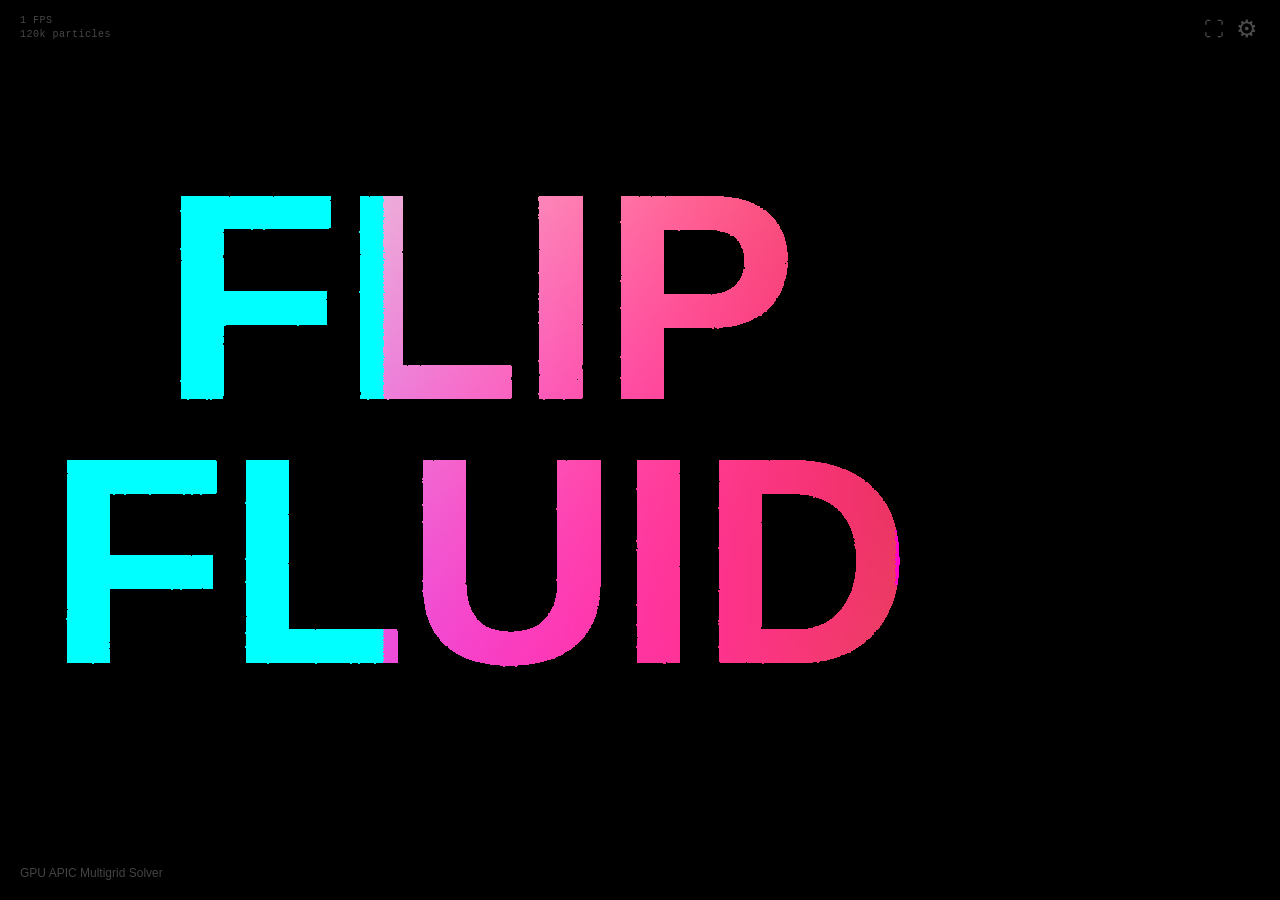
<file: index.html>
<!DOCTYPE html>
<html lang="en">

<head>
    <meta charset="UTF-8">
    <meta name="viewport" content="width=device-width, initial-scale=1.0, user-scalable=no">
    <title>FLIP Fluid Text</title>
    <link rel="stylesheet" href="style.css">
    <link rel="icon" href="data:,">
</head>

<body>
    <div id="loading">COMPILING APIC SOLVER...</div>
    <canvas id="simCanvas"></canvas>
    <canvas id="rippleCanvas" style="position:absolute;top:0;left:0;width:100%;height:100%;pointer-events:none;z-index:5;"></canvas>
    <div id="controls">GPU APIC Multigrid Solver</div>
    <div id="gesture-toast"></div>

    <div id="hud">
        <span id="hud-fps">-- FPS</span>
        <span id="hud-particles">--</span>
    </div>

    <div id="demo-hint">Press F to exit demo</div>

    <button id="motion-permission" class="hidden" title="Enable motion controls">Enable Shake</button>

    <div id="btn-cluster">
        <button id="fullscreen-btn" title="Demo Mode (F)">&#x26F6;</button>
        <button id="ui-toggle" title="Toggle Settings">&#9881;</button>
    </div>

    <div id="ui-panel" class="hidden">

        <!-- ── COLOR THEME ── -->
        <div class="section-title">Color Theme</div>
        <div class="theme-buttons">
            <button class="theme-btn active" data-theme="neon">Neon</button>
            <button class="theme-btn" data-theme="pastel">Pastel</button>
            <button class="theme-btn" data-theme="mono">Mono</button>
            <button class="theme-btn" data-theme="fire">Fire</button>
        </div>
        <button class="theme-btn theme-btn-pressure" data-theme="pressure">Pressure &mdash; live per-particle heatmap</button>
        <canvas id="theme-swatch" width="240" height="10"></canvas>

        <!-- ── FLUID PRESETS ── -->
        <div class="preset-block">
            <div class="section-title">Fluid Preset</div>
            <div class="preset-buttons">
                <button class="preset-btn" data-preset="water">Water</button>
                <button class="preset-btn" data-preset="honey">Honey</button>
                <button class="preset-btn" data-preset="sand">Sand</button>
                <button class="preset-btn" data-preset="smoke">Smoke</button>
            </div>
        </div>

        <!-- ── FREE FLUID MODE ── -->
        <button id="btn-free-fluid">Free Fluid Mode</button>

        <!-- ── ACCORDIONS ── -->
        <div class="accordion-section open">
            <div class="accordion-header">Physics <span class="accordion-icon">&#9658;</span></div>
            <div class="accordion-body">

                <label>
                    Fluid Drag: <span id="val-drag">0.96</span>
                    <small>Higher = Slides on ice. Lower = Stops instantly.</small>
                    <input type="range" id="slider-drag" min="0.80" max="0.99" step="0.01" value="0.96">
                </label>
                <label class="text-mode-only">
                    Spring Return Speed: <span id="val-return">4.0</span>
                    <small>How violently they snap back to their text shape.</small>
                    <input type="range" id="slider-return" min="0.0" max="10.0" step="0.1" value="4.0">
                </label>
                <label class="text-mode-only">
                    Spring Deceleration: <span id="val-decel">70</span>
                    <small>Higher = Soft lazy ending. Lower = Sharp hard stop.</small>
                    <input type="range" id="slider-decel" min="10" max="250" step="1" value="70">
                </label>
                <div class="gravity-row text-mode-only">
                    <label style="flex:1; min-width:0;">
                        Gravity: <span id="val-gravity">0.00</span>
                        <small>Acceleration applied every frame. On mobile, direction follows device tilt.</small>
                        <input type="range" id="slider-gravity" min="0" max="0.8" step="0.01" value="0">
                    </label>
                    <canvas id="gravity-wheel" width="72" height="72" title="Click or drag to set gravity direction"></canvas>
                </div>
                <label>
                    Wall Bounce: <span id="val-restitution">0.50</span>
                    <small>0 = walls absorb all impact. 1 = perfectly elastic.</small>
                    <input type="range" id="slider-restitution" min="0" max="1" step="0.05" value="0.5">
                </label>
            </div>
        </div>

        <div class="accordion-section">
            <div class="accordion-header">Interaction <span class="accordion-icon">&#9658;</span></div>
            <div class="accordion-body">
                <label>
                    Cursor Force: <span id="val-force">1.0</span>
                    <small>How hard your mouse blows the fluid away.</small>
                    <input type="range" id="slider-force" min="0.0" max="5.0" step="0.1" value="1.0">
                </label>
                <label>
                    Cursor Radius: <span id="val-radius">40</span>
                    <small>Pixel size of your interaction brush.</small>
                    <input type="range" id="slider-radius" min="10" max="150" step="1" value="40">
                </label>
                <label class="text-mode-only">
                    Spring Drag Free Radius: <span id="val-yield">3.75</span>
                    <small>Multiplier defining how far particles must be to detach and freely float.</small>
                    <input type="range" id="slider-yield" min="1.0" max="10.0" step="0.25" value="3.75">
                </label>
            </div>
        </div>

        <div class="accordion-section">
            <div class="accordion-header">Rendering <span class="accordion-icon">&#9658;</span></div>
            <div class="accordion-body">
                <label>
                    <input type="checkbox" id="check-metaball"> Use 3D SSFR Liquid
                    <small>Renders screen-space fluid with depth and refraction.</small>
                </label>
                <label>
                    SSFR Blur Radius: <span id="val-metaball">0.5</span>
                    <small>Depth smoothing radius.</small>
                    <input type="range" id="slider-metaball" min="0.1" max="5.0" step="0.1" value="0.5">
                </label>
                <label>
                    Refraction Index: <span id="val-refraction">1.33</span>
                    <small>Glass vs Water distortion.</small>
                    <input type="range" id="slider-refraction" min="1.0" max="2.0" step="0.01" value="1.33">
                </label>
                <label>
                    Vorticity Spin: <span id="val-vorticity">0.0</span>
                    <small>Injects artificial turbulent rotation into fluid flows.</small>
                    <input type="range" id="slider-vorticity" min="0.0" max="5.0" step="0.1" value="0.0">
                </label>
                <label>
                    <input type="checkbox" id="check-obstacle"> Spawn Interactive Obstacle
                    <small>Right-Click &amp; drag an invisible wall.</small>
                </label>
                <label>
                    Obstacle Radius: <span id="val-obsradius">80</span>
                    <small>Size of the collision sphere.</small>
                    <input type="range" id="slider-obsradius" min="20" max="300" step="5" value="80">
                </label>
            </div>
        </div>

        <div class="accordion-section">
            <div class="accordion-header">Setup <span class="accordion-icon">&#9658;</span></div>
            <div class="accordion-body">
                <label class="text-mode-only">
                    Display Text (use \n for multiline):
                    <input type="text" id="input-text" value="FLIP\nFLUID">
                </label>
                <label>
                    Grid Physics Resolution: <span id="val-spacing">8</span>
                    <small>Lower = Smaller &amp; finer swirls but CPU heavy.</small>
                    <input type="range" id="slider-spacing" min="4" max="25" step="1" value="8">
                </label>
                <label>
                    Pressure Solver Iterations: <span id="val-iters">30</span>
                    <small>Higher = Stiff incompressible water. Lower = Bouncy elastic gel.</small>
                    <input type="range" id="slider-iters" min="5" max="100" step="1" value="30">
                </label>
                <label>
                    Max Particles: <span id="val-particles">120k</span>
                    <small>Density of the text fill.</small>
                    <input type="range" id="slider-particles" min="10000" max="300000" step="10000" value="120000">
                </label>
                <button id="btn-apply">Apply Engine Changes</button>
            </div>
        </div>

    </div>

    <script src="gpu_script.js"></script>
</body>

</html>
</file>
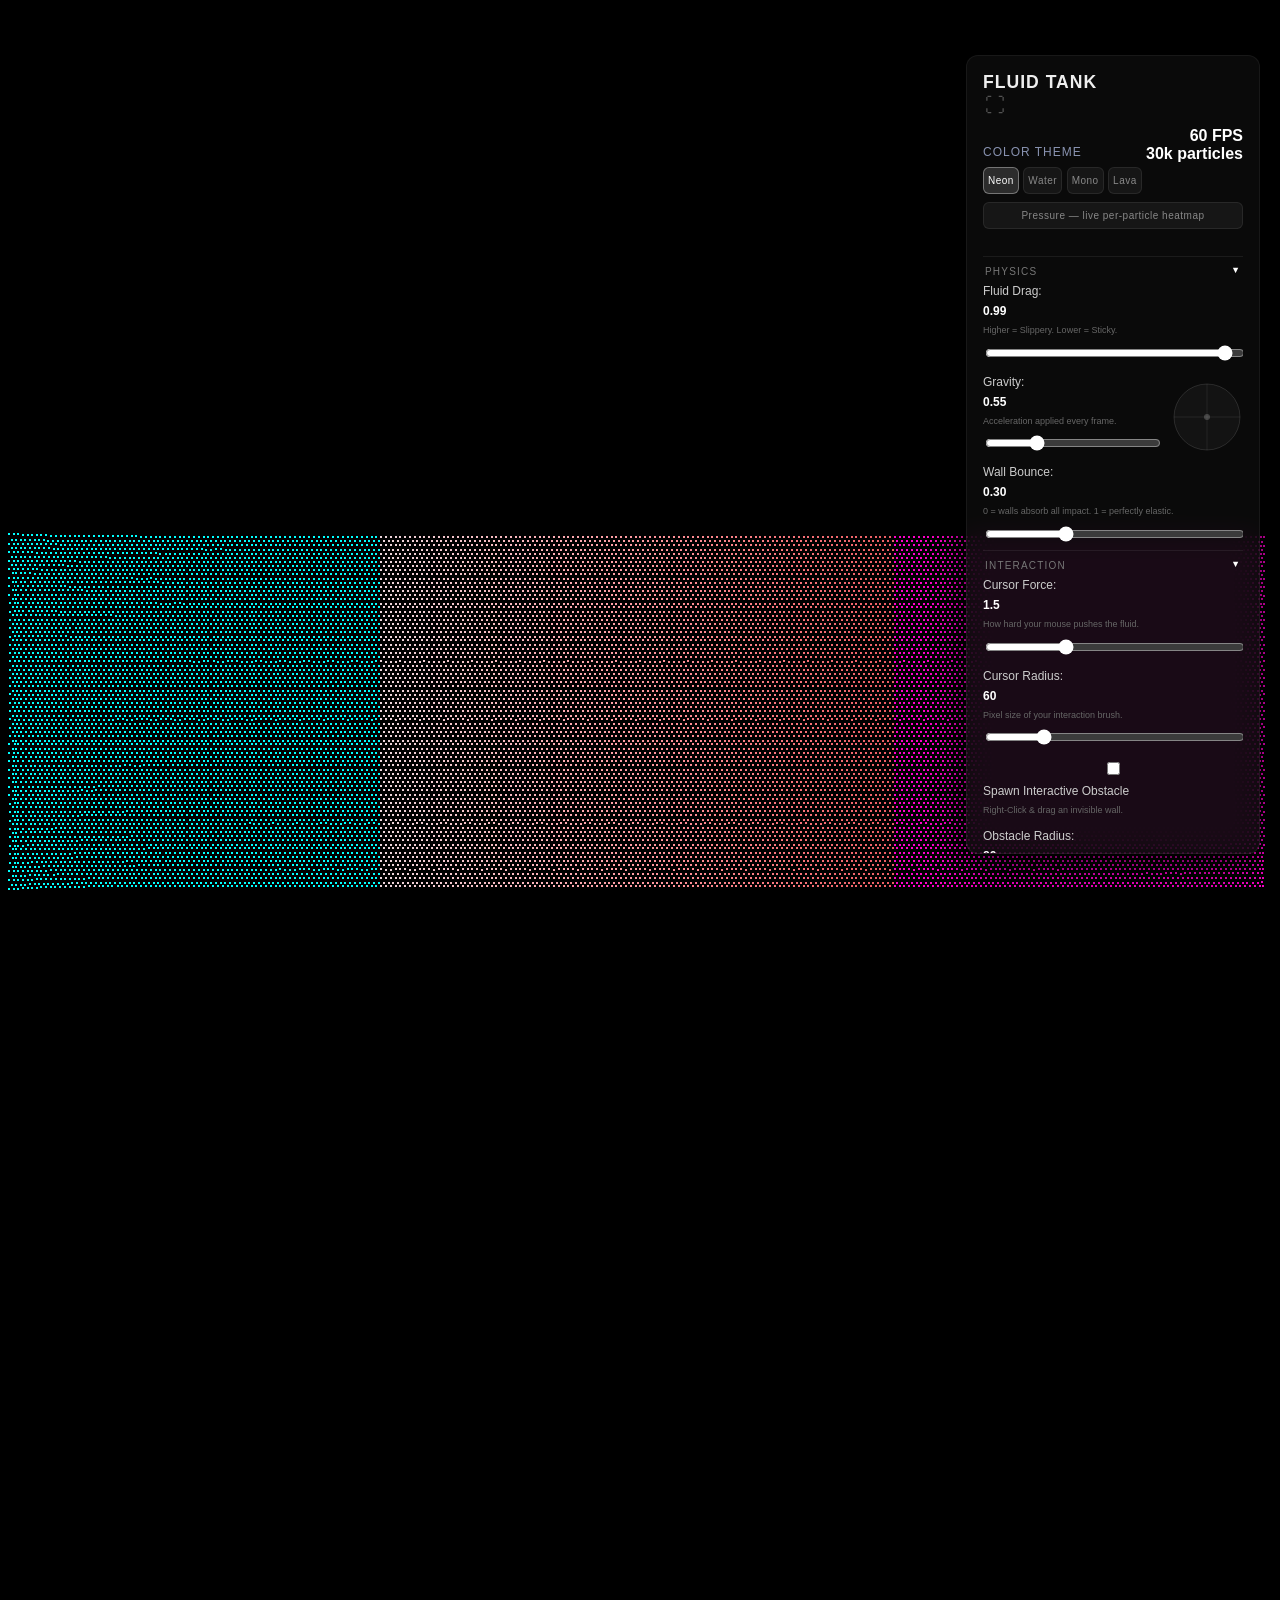
<file: tank.html>
<!DOCTYPE html>
<html lang="en">
<head>
    <meta charset="UTF-8">
    <title>APIC Fluid Tank</title>
    <link href="https://fonts.googleapis.com/css2?family=Outfit:wght@300;400;600&display=swap" rel="stylesheet">
    <link rel="stylesheet" href="style.css">
</head>
<body>

<canvas id="glcanvas"></canvas>
<canvas id="ripple-canvas"></canvas>

<!-- Loading Overlay -->
<div id="loading">
    <div>INITIALIZING FLUID TANK</div>
</div>

<!-- Mobile UI Toast -->
<div id="gesture-toast" class="toast-hidden">Interaction</div>

<!-- Persistent UI Panel -->
<div id="ui-panel">
    <div id="ui-header">
        <h2 style="margin:0; font-weight:600; font-size:1.1rem; letter-spacing:1px;">FLUID TANK</h2>
        <button id="fullscreen-btn" title="Toggle UI (F)">&#x26F6;</button>
    </div>
    
    <div id="ui-scroll">
        <div class="stats">
            <span id="fps-counter">60 FPS</span><br>
            <span id="particle-counter">30k particles</span>
        </div>

        <!-- ── COLOR THEMES ── -->
        <div style="margin-bottom: 20px;">
            <div style="font-size: 0.75rem; color: #8892b0; margin-bottom: 8px; letter-spacing: 1px;">COLOR THEME</div>
            <div class="theme-row">
                <button class="theme-btn active" data-theme="neon">Neon</button>
                <button class="theme-btn" data-theme="pastel">Water</button>
                <button class="theme-btn" data-theme="mono">Mono</button>
                <button class="theme-btn" data-theme="fire">Lava</button>
            </div>
            <button class="theme-btn" data-theme="pressure" style="width:100%; margin-top: 8px;">Pressure — live per-particle heatmap</button>
            <div class="color-swatch-container">
                <canvas id="color-swatch" height="8"></canvas>
            </div>
        </div>

        <!-- ── ACCORDIONS ── -->
        <div class="accordion-section open">
            <div class="accordion-header">Physics <span class="accordion-icon">&#9658;</span></div>
            <div class="accordion-body">
                <label>
                    Fluid Drag: <span id="val-drag">0.99</span>
                    <small>Higher = Slippery. Lower = Sticky.</small>
                    <input type="range" id="slider-drag" min="0.80" max="1.0" step="0.01" value="0.99">
                </label>
                <div class="gravity-row">
                    <label style="flex:1; min-width:0;">
                        Gravity: <span id="val-gravity">0.55</span>
                        <small>Acceleration applied every frame.</small>
                        <input type="range" id="slider-gravity" min="0" max="2.0" step="0.05" value="0.55">
                    </label>
                    <canvas id="gravity-wheel" width="72" height="72" title="Click or drag to set gravity direction"></canvas>
                </div>
                <label>
                    Wall Bounce: <span id="val-restitution">0.30</span>
                    <small>0 = walls absorb all impact. 1 = perfectly elastic.</small>
                    <input type="range" id="slider-restitution" min="0" max="1" step="0.05" value="0.30">
                </label>
            </div>
        </div>

        <div class="accordion-section open">
            <div class="accordion-header">Interaction <span class="accordion-icon">&#9658;</span></div>
            <div class="accordion-body">
                <label>
                    Cursor Force: <span id="val-force">1.5</span>
                    <small>How hard your mouse pushes the fluid.</small>
                    <input type="range" id="slider-force" min="0.0" max="5.0" step="0.1" value="1.5">
                </label>
                <label>
                    Cursor Radius: <span id="val-radius">60</span>
                    <small>Pixel size of your interaction brush.</small>
                    <input type="range" id="slider-radius" min="10" max="250" step="1" value="60">
                </label>
                <label>
                    <input type="checkbox" id="check-obstacle"> Spawn Interactive Obstacle
                    <small>Right-Click &amp; drag an invisible wall.</small>
                </label>
                <label>
                    Obstacle Radius: <span id="val-obsradius">80</span>
                    <small>Size of the collision sphere.</small>
                    <input type="range" id="slider-obsradius" min="20" max="300" step="5" value="80">
                </label>
            </div>
        </div>

        <div class="accordion-section open">
            <div class="accordion-header">Rendering <span class="accordion-icon">&#9658;</span></div>
            <div class="accordion-body">
                <label>
                    <input type="checkbox" id="check-metaball" checked> Use 3D SSFR Liquid
                    <small>Renders screen-space fluid with depth and refraction.</small>
                </label>
                <label>
                    SSFR Blur Radius: <span id="val-metaball">1.0</span>
                    <small>Depth smoothing radius.</small>
                    <input type="range" id="slider-metaball" min="0.1" max="5.0" step="0.1" value="1.0">
                </label>
                <label>
                    Refraction Index: <span id="val-refraction">1.33</span>
                    <small>Glass vs Water distortion.</small>
                    <input type="range" id="slider-refraction" min="1.0" max="2.0" step="0.01" value="1.33">
                </label>
                <label>
                    Vorticity Spin: <span id="val-vorticity">0.0</span>
                    <small>Injects artificial turbulent rotation into fluid flows.</small>
                    <input type="range" id="slider-vorticity" min="0.0" max="5.0" step="0.1" value="0.0">
                </label>
            </div>
        </div>

        <div class="accordion-section">
            <div class="accordion-header">Setup <span class="accordion-icon">&#9658;</span></div>
            <div class="accordion-body">
                <label>
                    Grid Physics Resolution: <span id="val-spacing">8</span>
                    <small>Lower = Smaller &amp; finer swirls but CPU heavy.</small>
                    <input type="range" id="slider-spacing" min="4" max="25" step="1" value="8">
                </label>
                <label>
                    Pressure Solver Iterations: <span id="val-iters">50</span>
                    <small>Higher = Stiff incompressible water. Lower = Bouncy elastic gel.</small>
                    <input type="range" id="slider-iters" min="5" max="200" step="1" value="50">
                </label>
            </div>
        </div>
    </div>
</div>

<button id="motion-permission" class="hidden">Enable Device Motion</button>

<script src="tank_script.js"></script>
</body>
</html>
</file>
<file: style.css>
body,
html {
    margin: 0;
    padding: 0;
    width: 100%;
    height: 100%;
    background-color: #000;
    overflow: hidden;
    font-family: sans-serif;
    touch-action: none;
}

canvas {
    display: block;
    width: 100%;
    height: 100%;
}

#loading {
    position: absolute;
    top: 50%;
    left: 50%;
    transform: translate(-50%, -50%);
    color: #fff;
    font-size: 1.2rem;
    letter-spacing: 2px;
    pointer-events: none;
    transition: opacity 0.5s ease;
}

#controls {
    position: absolute;
    bottom: 20px;
    left: 20px;
    color: #444;
    font-size: 12px;
    pointer-events: none;
    transition: opacity 0.4s ease;
}

/* ===== HUD ===== */
#hud {
    position: absolute;
    top: 15px;
    left: 20px;
    display: flex;
    flex-direction: column;
    gap: 3px;
    pointer-events: none;
    z-index: 50;
    transition: opacity 0.4s ease;
}

#hud span {
    font-size: 10px;
    font-family: 'Courier New', monospace;
    color: rgba(255, 255, 255, 0.28);
    letter-spacing: 0.5px;
}

/* ===== DEMO MODE ===== */
#demo-hint {
    position: absolute;
    bottom: 20px;
    left: 50%;
    transform: translateX(-50%);
    font-size: 10px;
    color: rgba(255, 255, 255, 0.25);
    letter-spacing: 1.5px;
    pointer-events: none;
    opacity: 0;
    transition: opacity 0.5s ease;
}

body.demo-mode #demo-hint { opacity: 1; }
body.demo-mode #btn-cluster { opacity: 0; pointer-events: none; }
body.demo-mode #motion-permission { opacity: 0; pointer-events: none; }
body.demo-mode #hud { opacity: 0; }
body.demo-mode #controls { opacity: 0; }

/* ===== MOTION PERMISSION ===== */
#motion-permission {
    position: absolute;
    left: 20px;
    top: 15px;
    z-index: 210;
    padding: 10px 12px;
    border-radius: 10px;
    border: 1px solid rgba(255, 255, 255, 0.12);
    background: rgba(20, 20, 20, 0.65);
    color: rgba(255, 255, 255, 0.9);
    font-size: 12px;
    letter-spacing: 0.4px;
    cursor: pointer;
    backdrop-filter: blur(10px);
    transition: opacity 0.4s ease;
}

#motion-permission.hidden { display: none; }
#motion-permission:active { transform: translateY(1px); }

/* ===== BUTTON CLUSTER (top-right) ===== */
#btn-cluster {
    position: absolute;
    top: 15px;
    right: 20px;
    display: flex;
    align-items: center;
    gap: 8px;
    z-index: 200;
    transition: opacity 0.4s ease;
}

#fullscreen-btn,
#ui-toggle {
    background: none;
    border: none;
    color: rgba(255, 255, 255, 0.3);
    cursor: pointer;
    transition: color 0.3s, transform 0.3s;
    padding: 2px;
    line-height: 1;
}

#fullscreen-btn { font-size: 20px; }
#ui-toggle { font-size: 24px; }

#fullscreen-btn:hover { color: rgba(255, 255, 255, 1.0); }
#ui-toggle:hover {
    color: rgba(255, 255, 255, 1.0);
    transform: rotate(90deg);
}

/* ===== PANEL ===== */
#ui-panel {
    position: absolute;
    top: 55px;
    right: 20px;
    background: rgba(15, 15, 15, 0.70);
    backdrop-filter: blur(14px);
    border: 1px solid rgba(255, 255, 255, 0.06);
    border-radius: 12px;
    padding: 16px;
    color: #eee;
    width: 260px;
    display: flex;
    flex-direction: column;
    gap: 10px;
    box-shadow: 0 10px 40px rgba(0, 0, 0, 0.8);
    z-index: 100;
    overflow-y: auto;
    max-height: 85vh;
    transition: opacity 0.35s ease, transform 0.4s cubic-bezier(0.19, 1, 0.22, 1), visibility 0.35s;
}

#ui-panel.hidden {
    opacity: 0;
    transform: translateX(calc(100% + 25px));
    visibility: hidden;
    pointer-events: none;
}

.item-hidden {
    display: none !important;
}

/* Custom scrollbar */
#ui-panel::-webkit-scrollbar { width: 4px; }
#ui-panel::-webkit-scrollbar-track { background: transparent; }
#ui-panel::-webkit-scrollbar-thumb {
    background: rgba(255, 255, 255, 0.15);
    border-radius: 4px;
}
#ui-panel::-webkit-scrollbar-thumb:hover { background: rgba(255, 255, 255, 0.3); }

/* ===== THEME SECTION ===== */
.section-title {
    font-size: 9px;
    text-transform: uppercase;
    letter-spacing: 1.5px;
    color: #666;
    margin-bottom: 2px;
}

.theme-buttons {
    display: grid;
    grid-template-columns: repeat(4, 1fr);
    gap: 6px;
}

.theme-btn {
    background: rgba(255, 255, 255, 0.05);
    border: 1px solid rgba(255, 255, 255, 0.08);
    color: #888;
    font-size: 10px;
    letter-spacing: 0.5px;
    padding: 7px 4px;
    border-radius: 6px;
    cursor: pointer;
    transition: background 0.2s, color 0.2s, border-color 0.2s;
    text-align: center;
    font-family: sans-serif;
}

.theme-btn:hover {
    background: rgba(255, 255, 255, 0.10);
    color: #ddd;
    border-color: rgba(255, 255, 255, 0.2);
}

.theme-btn.active {
    background: rgba(255, 255, 255, 0.14);
    border-color: rgba(255, 255, 255, 0.35);
    color: #fff;
}

.theme-btn-pressure {
    width: 100%;
    letter-spacing: 0.8px;
    font-size: 9.5px;
}

/* ===== THEME SWATCH ===== */
#theme-swatch {
    display: block;
    width: 100%;
    height: 10px;
    border-radius: 4px;
    margin-top: 2px;
    opacity: 0.85;
}

/* ===== FLUID PRESETS ===== */
.preset-block {
    border-top: 1px solid rgba(255, 255, 255, 0.07);
    padding-top: 10px;
    display: flex;
    flex-direction: column;
    gap: 8px;
}

.preset-buttons {
    display: grid;
    grid-template-columns: repeat(4, 1fr);
    gap: 6px;
}

.preset-btn {
    background: rgba(255, 255, 255, 0.05);
    border: 1px solid rgba(255, 255, 255, 0.08);
    color: #888;
    font-size: 10px;
    letter-spacing: 0.5px;
    padding: 7px 4px;
    border-radius: 6px;
    cursor: pointer;
    transition: background 0.2s, color 0.2s, border-color 0.2s;
    text-align: center;
    font-family: sans-serif;
}

.preset-btn:hover {
    background: rgba(255, 255, 255, 0.10);
    color: #ddd;
    border-color: rgba(255, 255, 255, 0.2);
}

.preset-btn.active {
    background: rgba(255, 255, 255, 0.14);
    border-color: rgba(255, 255, 255, 0.35);
    color: #fff;
}

/* ===== GRAVITY WHEEL ===== */
.gravity-row {
    display: flex;
    align-items: flex-end;
    gap: 12px;
}

#gravity-wheel {
    flex-shrink: 0;
    width: 72px;
    height: 72px;
    border-radius: 50%;
    cursor: crosshair;
    display: block;
    touch-action: none;
}

/* ===== FREE FLUID BUTTON ===== */
#btn-free-fluid {
    width: 100%;
    background: rgba(255, 255, 255, 0.05);
    border: 1px solid rgba(255, 255, 255, 0.10);
    color: #888;
    font-size: 10px;
    letter-spacing: 0.8px;
    padding: 9px;
    border-radius: 6px;
    cursor: pointer;
    transition: background 0.2s, color 0.2s, border-color 0.2s;
    font-family: sans-serif;
    text-align: center;
}

#btn-free-fluid:hover {
    background: rgba(255, 255, 255, 0.10);
    color: #ccc;
    border-color: rgba(255, 255, 255, 0.2);
}

#btn-free-fluid.active {
    background: rgba(40, 120, 200, 0.18);
    border-color: rgba(80, 160, 255, 0.5);
    color: #7ab8ff;
}

/* ===== ACCORDION ===== */
.accordion-section {
    border-top: 1px solid rgba(255, 255, 255, 0.07);
    padding-top: 2px;
}

.accordion-header {
    display: flex;
    justify-content: space-between;
    align-items: center;
    font-size: 10px;
    text-transform: uppercase;
    letter-spacing: 1.2px;
    color: #777;
    cursor: pointer;
    padding: 7px 2px;
    user-select: none;
    transition: color 0.2s;
}

.accordion-header:hover { color: #bbb; }

.accordion-icon {
    font-size: 9px;
    color: #555;
    transition: transform 0.25s ease;
    display: inline-block;
}

.accordion-section.open .accordion-icon { transform: rotate(90deg); }

.accordion-body {
    max-height: 0;
    overflow: hidden;
    transition: max-height 0.32s ease;
    display: flex;
    flex-direction: column;
    gap: 12px;
}

.accordion-section.open .accordion-body {
    max-height: 1200px;
    padding-bottom: 6px;
}

/* ===== LABELS & INPUTS ===== */
#ui-panel label {
    display: flex;
    flex-direction: column;
    font-size: 12px;
    gap: 6px;
    color: #ccc;
}

#ui-panel input[type="range"] {
    width: 100%;
    accent-color: #fff;
}

#ui-panel span {
    font-weight: bold;
    color: #fff;
    float: right;
}

#ui-panel small {
    display: block;
    font-size: 9px;
    color: #666;
    margin-top: 1px;
    line-height: 1.3;
    font-weight: normal;
}

#input-text {
    background: rgba(0, 0, 0, 0.5);
    border: 1px solid rgba(255, 255, 255, 0.12);
    color: #fff;
    padding: 7px;
    outline: none;
    border-radius: 6px;
    font-size: 12px;
    font-family: sans-serif;
}

#input-text:focus {
    border-color: rgba(255, 255, 255, 0.3);
}

#btn-apply {
    background: rgba(255, 255, 255, 0.08);
    color: #ddd;
    border: 1px solid rgba(255, 255, 255, 0.15);
    padding: 9px;
    cursor: pointer;
    border-radius: 7px;
    font-size: 11px;
    font-weight: bold;
    letter-spacing: 0.5px;
    margin-top: 2px;
    transition: background 0.2s, border-color 0.2s;
    font-family: sans-serif;
}

#btn-apply:hover {
    background: rgba(255, 255, 255, 0.14);
    border-color: rgba(255, 255, 255, 0.3);
    color: #fff;
}

#btn-apply:active {
    transform: translateY(1px);
}

/* ===== GESTURE TOAST (mobile feedback) ===== */
#gesture-toast {
    position: absolute;
    bottom: 60px;
    left: 50%;
    transform: translateX(-50%) translateY(10px);
    background: rgba(255, 255, 255, 0.10);
    border: 1px solid rgba(255, 255, 255, 0.18);
    backdrop-filter: blur(12px);
    color: rgba(255, 255, 255, 0.85);
    font-size: 11px;
    letter-spacing: 1.5px;
    text-transform: uppercase;
    padding: 8px 18px;
    border-radius: 20px;
    pointer-events: none;
    z-index: 300;
    opacity: 0;
    transition: opacity 0.25s ease, transform 0.25s ease;
    white-space: nowrap;
}

#gesture-toast.show {
    opacity: 1;
    transform: translateX(-50%) translateY(0);
}
</file>
